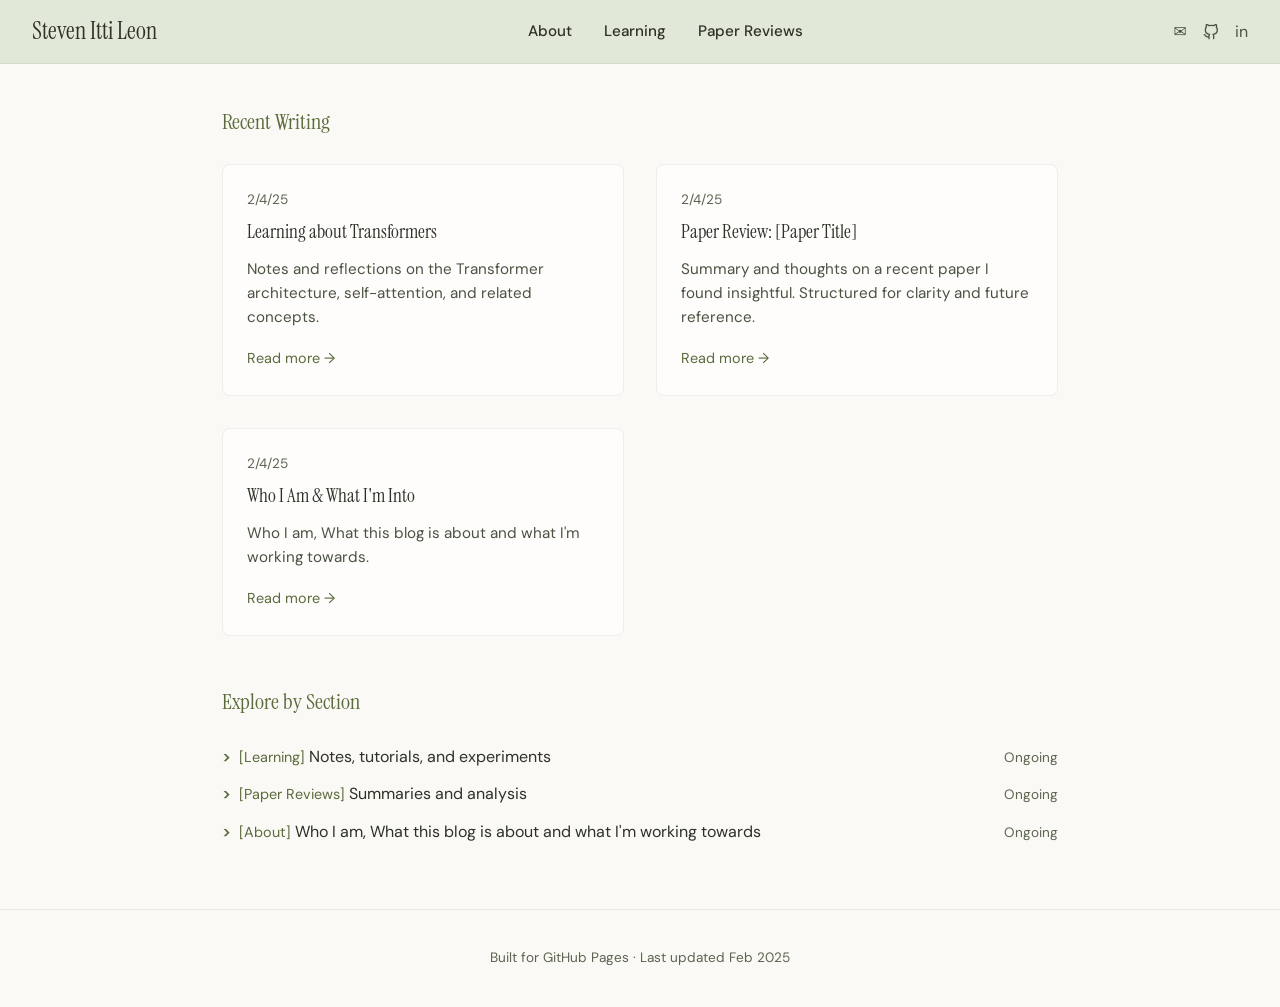
<file: index.html>
<!DOCTYPE html>
<html lang="en">
<head>
    <meta charset="UTF-8">
    <meta name="viewport" content="width=device-width, initial-scale=1.0">
    <title>Steven Itti Leon</title>
    <link rel="stylesheet" href="css/style.css">
    <link rel="preconnect" href="https://fonts.googleapis.com">
    <link rel="preconnect" href="https://fonts.gstatic.com" crossorigin>
    <link href="https://fonts.googleapis.com/css2?family=DM+Sans:ital,opsz,wght@0,9..40,400;0,9..40,500;0,9..40,600;0,9..40,700;1,9..40,400&family=Instrument+Serif:ital@0;1&display=swap" rel="stylesheet">
</head>
<body>
    <header class="site-header">
        <a href="index.html" class="site-title">Steven Itti Leon</a>   
        <nav class="main-nav">
            <a href="about/index.html">About</a>
            <a href="learning/index.html">Learning</a>
            <a href="paper-reviews/index.html">Paper Reviews</a>
        </nav>
        <div class="header-social">
            <a href="mailto:stevenittileon@gmail.com" aria-label="Email">✉</a>
            <a href="https://github.com/stevenittileon" aria-label="GitHub" class="github-icon-link">
                <svg stroke-linejoin="round" stroke-linecap="round" stroke-width="2" stroke="currentColor" fill="none" viewBox="0 0 24 24" class="github-icon"><path d="M9 19c-5 1.5-5-2.5-7-3m14 6v-3.87a3.37 3.37 0 0 0-.94-2.61c3.14-.35 6.44-1.54 6.44-7A5.44 5.44 0 0 0 20 4.77 5.07 5.07 0 0 0 19.91 1S18.73.65 16 2.48a13.38 13.38 0 0 0-7 0C6.27.65 5.09 1 5.09 1A5.07 5.07 0 0 0 5 4.77a5.44 5.44 0 0 0-1.5 3.78c0 5.42 3.3 6.61 6.44 7A3.37 3.37 0 0 0 9 18.13V22"></path></svg>
            </a>
            <a href="https://linkedin.com/in/steven-itti-leon/" aria-label="LinkedIn">in</a>
        </div>
    </header>

    <main class="main-content">
        <section class="posts-section">
            <h2 class="section-heading">Recent Writing</h2>
            
            <div class="posts-grid">
                <article class="post-card">
                    <span class="post-date">2/4/25</span>
                    <h3 class="post-title"><a href="learning/transformers.html">Learning about Transformers</a></h3>
                    <p class="post-excerpt">
                        Notes and reflections on the Transformer architecture, self-attention, and related concepts.
                    </p>
                    <a href="learning/transformers.html" class="read-more">Read more →</a>
                </article>

                <article class="post-card">
                    <span class="post-date">2/4/25</span>
                    <h3 class="post-title"><a href="paper-reviews/index.html">Paper Review: [Paper Title]</a></h3>
                    <p class="post-excerpt">
                        Summary and thoughts on a recent paper I found insightful. Structured for clarity and future reference.
                    </p>
                    <a href="paper-reviews/index.html" class="read-more">Read more →</a>
                </article>

                <article class="post-card">
                    <span class="post-date">2/4/25</span>
                    <h3 class="post-title"><a href="about/index.html">Who I Am & What I'm Into</a></h3>
                    <p class="post-excerpt">
                        Who I am, What this blog is about and what I'm working towards.
                    </p>
                    <a href="about/index.html" class="read-more">Read more →</a>
                </article>
            </div>
        </section>

        <section class="sections-overview">
            <h2 class="section-heading">Explore by Section</h2>
            <div class="sections-list">
                <div class="section-item">
                    <span class="section-bullet">&gt;</span>
                    <a href="learning/index.html"><span class="section-tag">[Learning]</span> Notes, tutorials, and experiments</a>
                    <span class="section-date">Ongoing</span>
                </div>
                <div class="section-item">
                    <span class="section-bullet">&gt;</span>
                    <a href="paper-reviews/index.html"><span class="section-tag">[Paper Reviews]</span> Summaries and analysis</a>
                    <span class="section-date">Ongoing</span>
                </div>
                <div class="section-item">
                    <span class="section-bullet">&gt;</span>
                    <a href="about/index.html"><span class="section-tag">[About]</span> Who I am, What this blog is about and what I'm working towards</a>
                    <span class="section-date">Ongoing</span>
                </div>
            </div>
        </section>
    </main>

    <footer class="site-footer">
        <p>Built for GitHub Pages · Last updated Feb 2025</p>
    </footer>
</body>
</html>
</file>
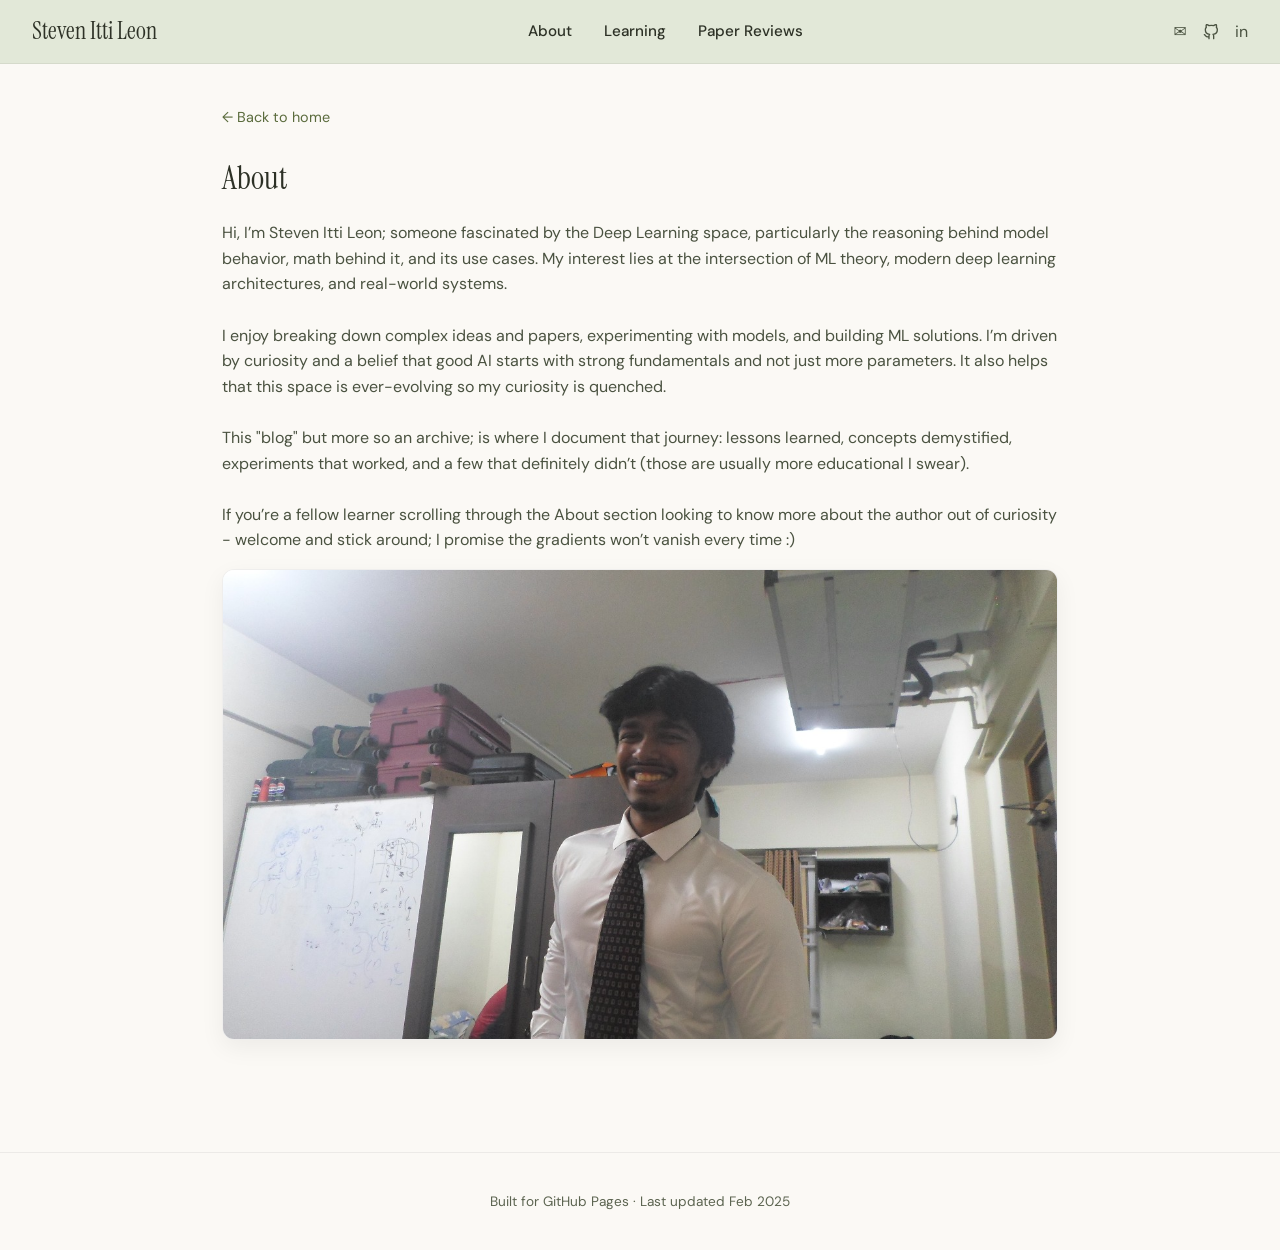
<file: about/index.html>
<!DOCTYPE html>
<html lang="en">
<head>
    <meta charset="UTF-8">
    <meta name="viewport" content="width=device-width, initial-scale=1.0">
    <title>About</title>
    <link rel="stylesheet" href="../css/style.css">
    <link rel="preconnect" href="https://fonts.googleapis.com">
    <link rel="preconnect" href="https://fonts.gstatic.com" crossorigin>
    <link href="https://fonts.googleapis.com/css2?family=DM+Sans:ital,opsz,wght@0,9..40,400;0,9..40,500;0,9..40,600;0,9..40,700;1,9..40,400&family=Instrument+Serif:ital@0;1&display=swap" rel="stylesheet">
</head>
<body>
    <header class="site-header">
        <a href="../index.html" class="site-title">Steven Itti Leon</a>   
        <nav class="main-nav">
            <a href="../about/index.html">About</a>
            <a href="../learning/index.html">Learning</a>
            <a href="../paper-reviews/index.html">Paper Reviews</a>
        </nav>
        <div class="header-social">
            <a href="mailto:stevenittileon@gmail.com" aria-label="Email">✉</a>
            <a href="https://github.com/stevenittileon" aria-label="GitHub" class="github-icon-link">
                <svg stroke-linejoin="round" stroke-linecap="round" stroke-width="2" stroke="currentColor" fill="none" viewBox="0 0 24 24" class="github-icon"><path d="M9 19c-5 1.5-5-2.5-7-3m14 6v-3.87a3.37 3.37 0 0 0-.94-2.61c3.14-.35 6.44-1.54 6.44-7A5.44 5.44 0 0 0 20 4.77 5.07 5.07 0 0 0 19.91 1S18.73.65 16 2.48a13.38 13.38 0 0 0-7 0C6.27.65 5.09 1 5.09 1A5.07 5.07 0 0 0 5 4.77a5.44 5.44 0 0 0-1.5 3.78c0 5.42 3.3 6.61 6.44 7A3.37 3.37 0 0 0 9 18.13V22"></path></svg>
            </a>
            <a href="https://linkedin.com/in/steven-itti-leon/" aria-label="LinkedIn">in</a>
        </div>
    </header>

    <main class="main-content">
        <a href="../index.html" class="back-link">← Back to home</a>
        <article class="page-content">
            <h1>About</h1>
            <p>
                Hi, I’m Steven Itti Leon; someone fascinated by the Deep Learning space, particularly the 
                reasoning behind model behavior, math behind it, and its use cases. 
                My interest lies at the intersection of ML theory, modern deep learning architectures, and real-world systems.<br><br>

                I enjoy breaking down complex ideas and papers, experimenting with models, and building ML 
                solutions. I’m driven by curiosity and a belief that good AI starts with strong fundamentals
                and not just more parameters. It also helps that this space is ever-evolving so my curiosity is quenched.<br><br>

                This "blog" but more so an archive; is where I document that journey: 
                lessons learned, concepts demystified, experiments that worked, and a few that definitely didn’t 
                (those are usually more educational I swear). 
                <br><br>
                If you’re a fellow learner scrolling through the About section looking to know more about the author out of curiosity - welcome and stick around; I promise the gradients won’t vanish every time :)
            </p>
            <img src="..\just random images\about_image.jpeg" alt=" This me :)" title=" This me :)" class="main-image center">

        </article>
    </main>

    <footer class="site-footer">
        <p>Built for GitHub Pages · Last updated Feb 2025</p>
    </footer>
</body>
</html>
</file>
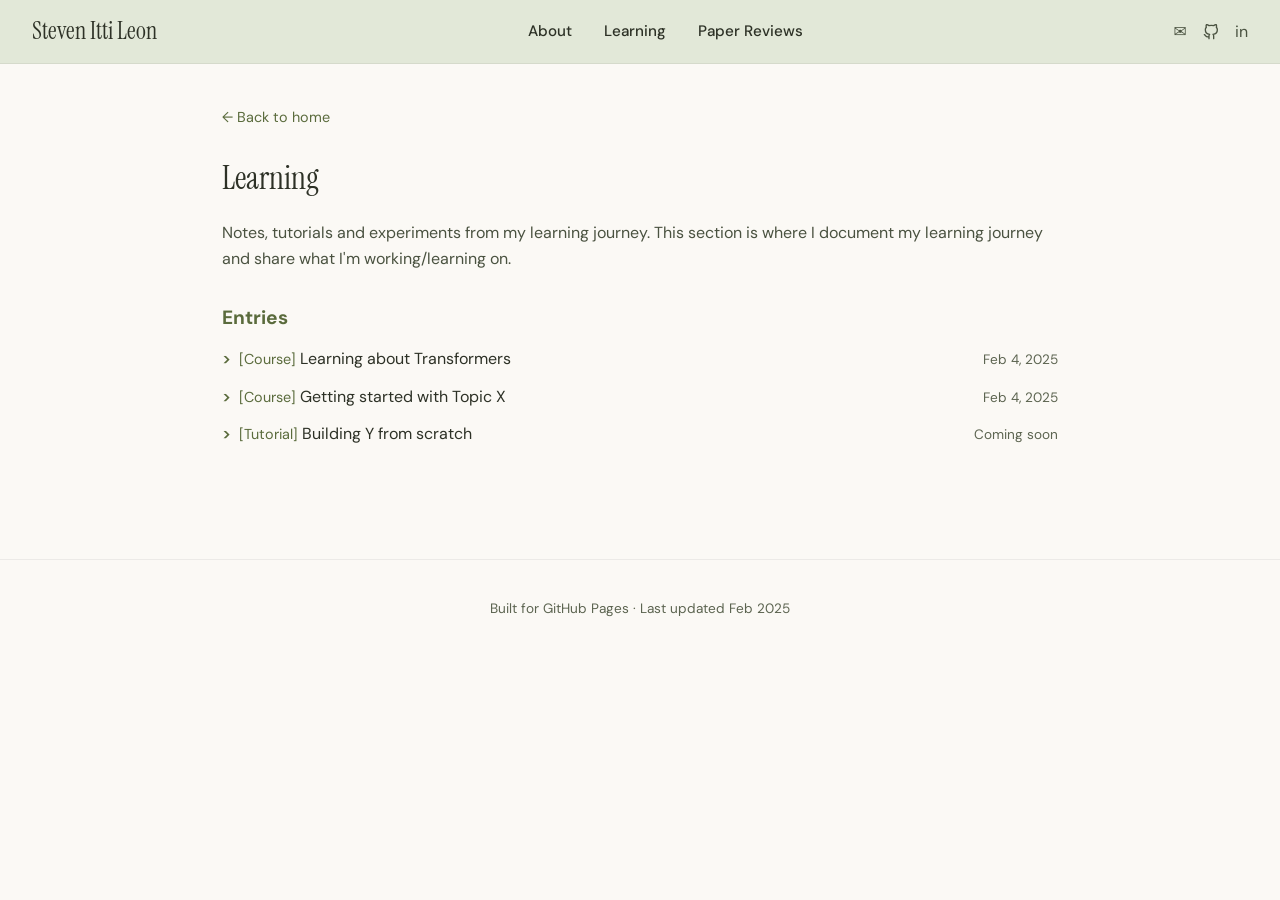
<file: learning/index.html>
<!DOCTYPE html>
<html lang="en">
<head>
    <meta charset="UTF-8">
    <meta name="viewport" content="width=device-width, initial-scale=1.0">
    <title>Learning</title>
    <link rel="stylesheet" href="../css/style.css">
    <link rel="preconnect" href="https://fonts.googleapis.com">
    <link rel="preconnect" href="https://fonts.gstatic.com" crossorigin>
    <link href="https://fonts.googleapis.com/css2?family=DM+Sans:ital,opsz,wght@0,9..40,400;0,9..40,500;0,9..40,600;0,9..40,700;1,9..40,400&family=Instrument+Serif:ital@0;1&display=swap" rel="stylesheet">
</head>
<body>
    <header class="site-header">
        <a href="../index.html" class="site-title">Steven Itti Leon</a>   
        <nav class="main-nav">
            <a href="../about/index.html">About</a>
            <a href="../learning/index.html">Learning</a>
            <a href="../paper-reviews/index.html">Paper Reviews</a>
        </nav>
        <div class="header-social">
            <a href="mailto:stevenittileon@gmail.com" aria-label="Email">✉</a>
            <a href="https://github.com/stevenittileon" aria-label="GitHub" class="github-icon-link">
                <svg stroke-linejoin="round" stroke-linecap="round" stroke-width="2" stroke="currentColor" fill="none" viewBox="0 0 24 24" class="github-icon"><path d="M9 19c-5 1.5-5-2.5-7-3m14 6v-3.87a3.37 3.37 0 0 0-.94-2.61c3.14-.35 6.44-1.54 6.44-7A5.44 5.44 0 0 0 20 4.77 5.07 5.07 0 0 0 19.91 1S18.73.65 16 2.48a13.38 13.38 0 0 0-7 0C6.27.65 5.09 1 5.09 1A5.07 5.07 0 0 0 5 4.77a5.44 5.44 0 0 0-1.5 3.78c0 5.42 3.3 6.61 6.44 7A3.37 3.37 0 0 0 9 18.13V22"></path></svg>
            </a>
            <a href="https://linkedin.com/in/steven-itti-leon/" aria-label="LinkedIn">in</a>
        </div>
    </header>

    <main class="main-content">
        <a href="../index.html" class="back-link">← Back to home</a>
        <article class="page-content">
            <h1>Learning</h1>
            <p>
                Notes, tutorials and experiments from my learning journey. 
                This section is where I document my learning journey and share what I'm working/learning on.
            </p>
            
            <h2>Entries</h2>
            <div class="sections-list">
                <div class="section-item">
                    <span class="section-bullet">&gt;</span>
                    <a href="transformers.html"><span class="section-tag">[Course]</span> Learning about Transformers</a>
                    <span class="section-date">Feb 4, 2025</span>
                </div>
                <div class="section-item">
                    <span class="section-bullet">&gt;</span>
                    <a href="#"><span class="section-tag">[Course]</span> Getting started with Topic X</a>
                    <span class="section-date">Feb 4, 2025</span>
                </div>
                <div class="section-item">
                    <span class="section-bullet">&gt;</span>
                    <a href="#"><span class="section-tag">[Tutorial]</span> Building Y from scratch</a>
                    <span class="section-date">Coming soon</span>
                </div>
            </div>
        </article>
    </main>

    <footer class="site-footer">
        <p>Built for GitHub Pages · Last updated Feb 2025</p>
    </footer>
</body>
</html>
</file>
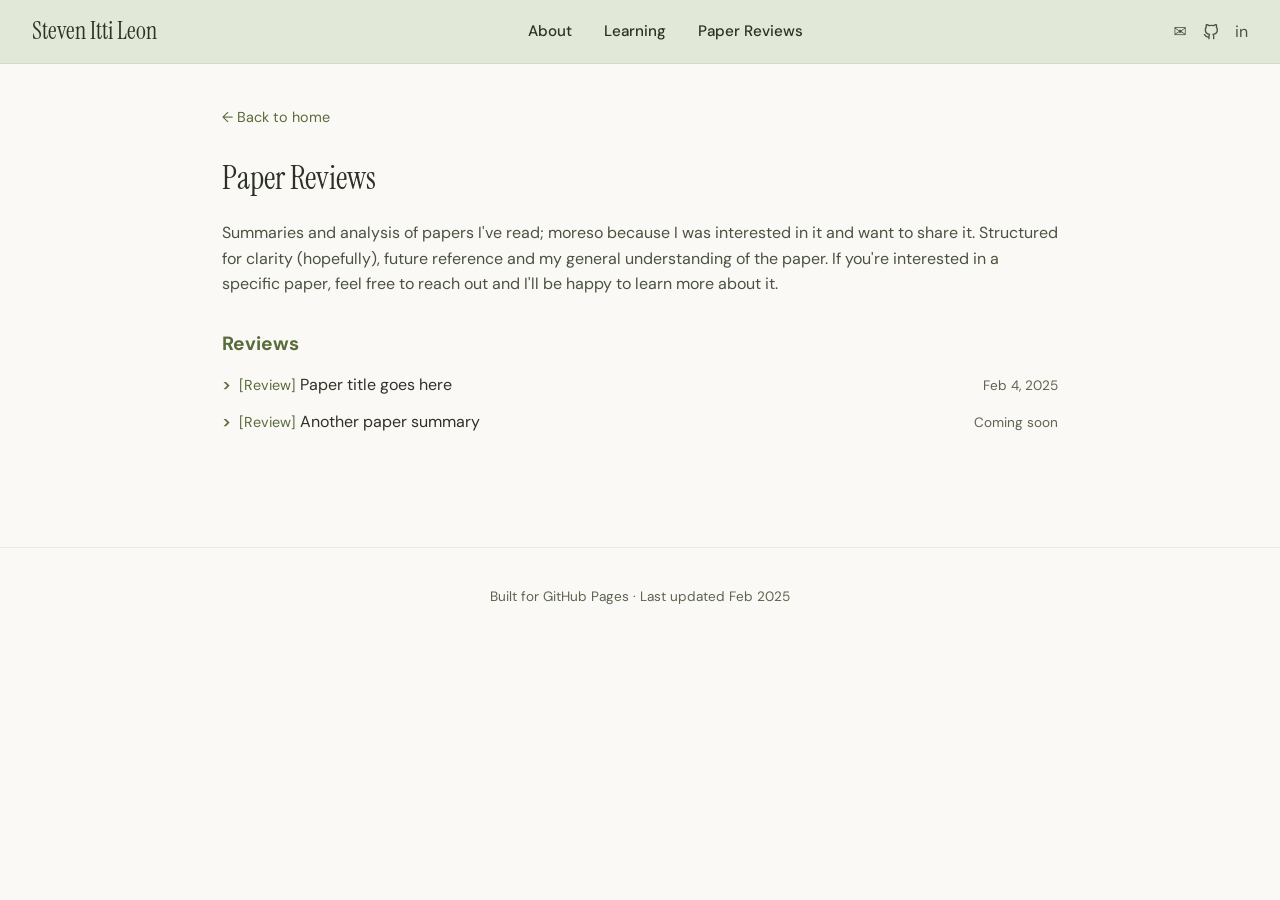
<file: paper-reviews/index.html>
<!DOCTYPE html>
<html lang="en">
<head>
    <meta charset="UTF-8">
    <meta name="viewport" content="width=device-width, initial-scale=1.0">
    <title>Paper Reviews</title>
    <link rel="stylesheet" href="../css/style.css">
    <link rel="preconnect" href="https://fonts.googleapis.com">
    <link rel="preconnect" href="https://fonts.gstatic.com" crossorigin>
    <link href="https://fonts.googleapis.com/css2?family=DM+Sans:ital,opsz,wght@0,9..40,400;0,9..40,500;0,9..40,600;0,9..40,700;1,9..40,400&family=Instrument+Serif:ital@0;1&display=swap" rel="stylesheet">
</head>
<body>
    <header class="site-header">
        <a href="../index.html" class="site-title">Steven Itti Leon</a>   
        <nav class="main-nav">
            <a href="../about/index.html">About</a>
            <a href="../learning/index.html">Learning</a>
            <a href="../paper-reviews/index.html">Paper Reviews</a>
        </nav>
        <div class="header-social">
            <a href="mailto:stevenittileon@gmail.com" aria-label="Email">✉</a>
            <a href="https://github.com/stevenittileon" aria-label="GitHub" class="github-icon-link">
                <svg stroke-linejoin="round" stroke-linecap="round" stroke-width="2" stroke="currentColor" fill="none" viewBox="0 0 24 24" class="github-icon"><path d="M9 19c-5 1.5-5-2.5-7-3m14 6v-3.87a3.37 3.37 0 0 0-.94-2.61c3.14-.35 6.44-1.54 6.44-7A5.44 5.44 0 0 0 20 4.77 5.07 5.07 0 0 0 19.91 1S18.73.65 16 2.48a13.38 13.38 0 0 0-7 0C6.27.65 5.09 1 5.09 1A5.07 5.07 0 0 0 5 4.77a5.44 5.44 0 0 0-1.5 3.78c0 5.42 3.3 6.61 6.44 7A3.37 3.37 0 0 0 9 18.13V22"></path></svg>
            </a>
            <a href="https://linkedin.com/in/steven-itti-leon/" aria-label="LinkedIn">in</a>
        </div>
    </header>

    <main class="main-content">
        <a href="../index.html" class="back-link">← Back to home</a>
        <article class="page-content">
            <h1>Paper Reviews</h1>
            <p>
                Summaries and analysis of papers I've read; moreso because I was interested in it and want to share it. 
                Structured for clarity (hopefully), future reference and my general understanding of the paper. 
                If you're interested in a specific paper, feel free to reach out and I'll be happy to learn more about it.
            </p>
            
            <h2>Reviews</h2>
            <div class="sections-list">
                <div class="section-item">
                    <span class="section-bullet">&gt;</span>
                    <a href="#"><span class="section-tag">[Review]</span> Paper title goes here</a>
                    <span class="section-date">Feb 4, 2025</span>
                </div>
                <div class="section-item">
                    <span class="section-bullet">&gt;</span>
                    <a href="#"><span class="section-tag">[Review]</span> Another paper summary</a>
                    <span class="section-date">Coming soon</span>
                </div>
            </div>
        </article>
    </main>

    <footer class="site-footer">
        <p>Built for GitHub Pages · Last updated Feb 2025</p>
    </footer>
</body>
</html>
</file>
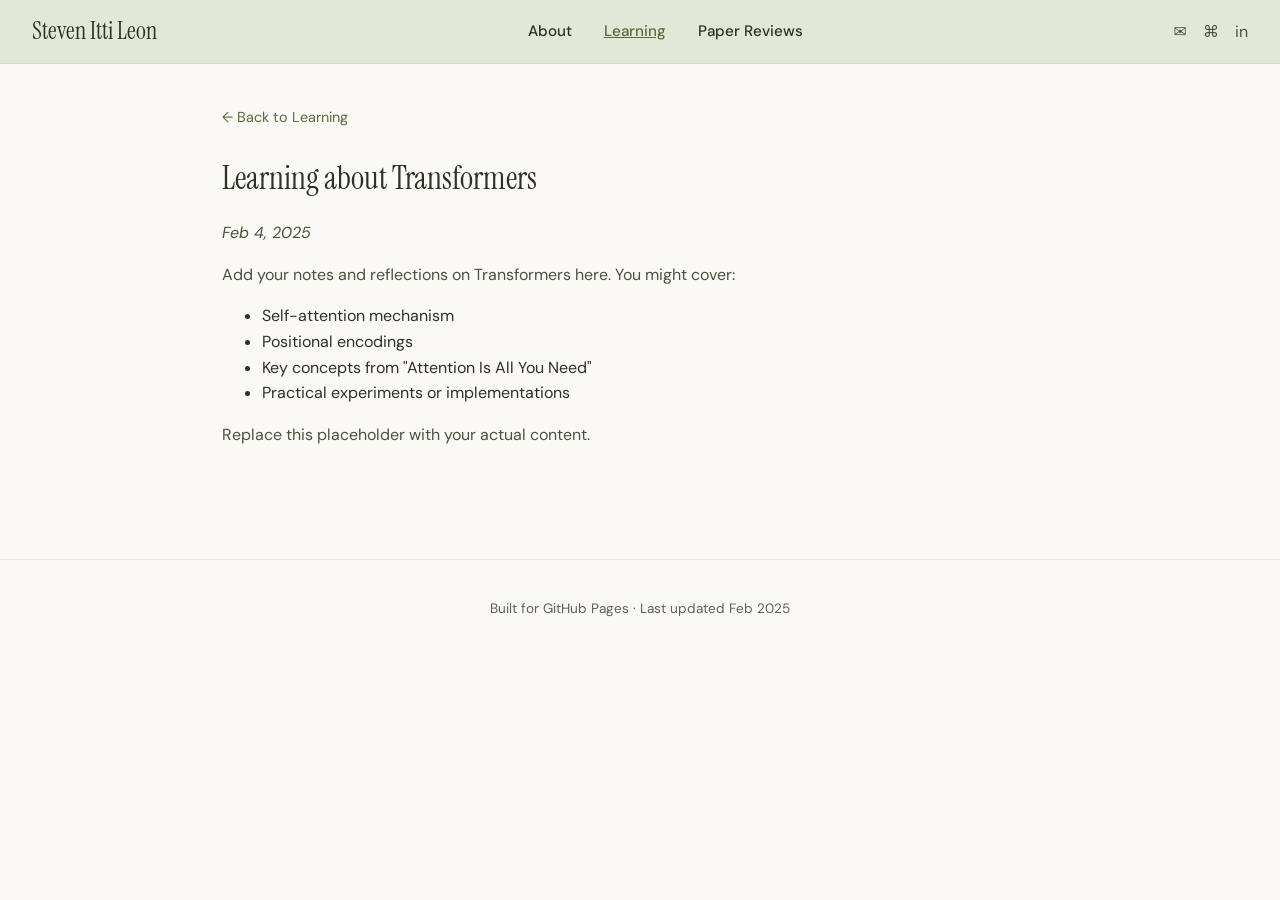
<file: learning/transformers.html>
<!DOCTYPE html>
<html lang="en">
<head>
    <meta charset="UTF-8">
    <meta name="viewport" content="width=device-width, initial-scale=1.0">
    <title>Learning about Transformers</title>
    <link rel="stylesheet" href="../css/style.css">
    <link rel="preconnect" href="https://fonts.googleapis.com">
    <link rel="preconnect" href="https://fonts.gstatic.com" crossorigin>
    <link href="https://fonts.googleapis.com/css2?family=DM+Sans:ital,opsz,wght@0,9..40,400;0,9..40,500;0,9..40,600;0,9..40,700;1,9..40,400&family=Instrument+Serif:ital@0;1&display=swap" rel="stylesheet">
</head>
<body>
    <header class="site-header">
        <a href="../index.html" class="site-title">Steven Itti Leon</a>
        <nav class="main-nav">
            <a href="../about/index.html">About</a>
            <a href="../learning/index.html" class="active">Learning</a>
            <a href="../paper-reviews/index.html">Paper Reviews</a>
        </nav>
        <div class="header-social">
            <a href="mailto:stevenittileon@gmail.com" aria-label="Email">✉</a>
            <a href="https://github.com/StevenIttiLeon" aria-label="GitHub">⌘</a>
            <a href="https://www.linkedin.com/in/steven-itti-leon/" aria-label="LinkedIn">in</a>
        </div>
    </header>

    <main class="main-content">
        <a href="index.html" class="back-link">← Back to Learning</a>
        <article class="page-content">
            <h1>Learning about Transformers</h1>
            <p><em>Feb 4, 2025</em></p>
            
            <p>
                Add your notes and reflections on Transformers here. You might cover:
            </p>
            <ul>
                <li>Self-attention mechanism</li>
                <li>Positional encodings</li>
                <li>Key concepts from "Attention Is All You Need"</li>
                <li>Practical experiments or implementations</li>
            </ul>
            <p>
                Replace this placeholder with your actual content.
            </p>
        </article>
    </main>

    <footer class="site-footer">
        <p>Built for GitHub Pages · Last updated Feb 2025</p>
    </footer>
</body>
</html>
</file>
<file: css/style.css>
:root {
    /* Colors — wheat & olive palette */
    --bg-main: #fbf9f5;
    --bg-header: #e2e8d8;
    --text-primary: #2d3126;
    --text-secondary: #4a5240;
    --text-muted: #5c6450;
    --accent-blue: #5a6b3c;
    --accent-green: #6a7b4c;
    --link-color: #5a6b3c;
    --link-hover: #4a5a30;
    --card-bg: rgba(255, 255, 255, 0.65);
    --border-color: rgba(0, 0, 0, 0.06);
    
    /* Typography */
    --font-sans: 'DM Sans', system-ui, sans-serif;
    --font-serif: 'Instrument Serif', Georgia, serif;
    
    /* Spacing */
    --header-height: 64px;
    --content-max: 900px;
    --grid-gap: 2rem;
}

*, *::before, *::after {
    box-sizing: border-box;
}

html {
    font-size: 16px;
    scroll-behavior: smooth;
}

body {
    margin: 0;
    font-family: var(--font-sans);
    font-weight: 400;
    line-height: 1.6;
    color: var(--text-primary);
    background-color: var(--bg-main);
    min-height: 100vh;
    position: relative;
    overflow-x: hidden;
}

/* Header — Neel Nanda style */
.site-header {
    position: sticky;
    top: 0;
    z-index: 100;
    display: flex;
    align-items: center;
    justify-content: space-between;
    padding: 0 2rem;
    height: var(--header-height);
    background: var(--bg-header);
    border-bottom: 1px solid var(--border-color);
}

.site-title {
    font-family: var(--font-serif);
    font-size: 1.5rem;
    font-weight: 400;
    color: var(--text-primary);
    text-decoration: none;
}

.site-title:hover {
    color: var(--link-hover);
}

.main-nav {
    display: flex;
    gap: 2rem;
}

.main-nav a {
    color: var(--text-primary);
    text-decoration: none;
    font-size: 0.95rem;
    font-weight: 500;
}

.main-nav a:hover,
.main-nav a.active {
    color: var(--link-color);
    text-decoration: underline;
}

.header-social {
    display: flex;
    gap: 1rem;
    font-size: 1rem;
}

.header-social a {
    color: var(--text-secondary);
    text-decoration: none;
}

.header-social a:hover {
    color: var(--link-color);
}

/* GitHub icon */
.github-icon-link {
    display: inline-flex;
    align-items: center;
    justify-content: center;
    color: var(--text-secondary);
}

.github-icon {
    width: 1rem;
    height: 1rem;
}

/* Main content */
.main-content {
    position: relative;
    z-index: 1;
    max-width: var(--content-max);
    margin: 0 auto;
    padding: 2.5rem 2rem 4rem;
}

/* Intro section — Jyo Pari style */
.intro-section {
    margin-bottom: 3rem;
}

.intro-text {
    font-size: 1.1rem;
    color: var(--text-secondary);
    max-width: 36em;
    margin: 0 0 0.5rem;
}

.intro-contact {
    font-size: 0.9rem;
    color: var(--text-muted);
}

.intro-contact a {
    color: var(--link-color);
    text-decoration: none;
}

/* Section headings */
.section-heading {
    font-family: var(--font-serif);
    font-size: 1.4rem;
    font-weight: 400;
    color: var(--accent-blue);
    margin: 0 0 1.5rem;
}

/* Posts grid — Neel Nanda 3-column style */
.posts-section {
    margin-bottom: 3rem;
}

.posts-grid {
    display: grid;
    grid-template-columns: repeat(auto-fit, minmax(260px, 1fr));
    gap: var(--grid-gap);
}

.post-card {
    background: var(--card-bg);
    padding: 1.5rem;
    border-radius: 8px;
    border: 1px solid var(--border-color);
}

.post-date {
    display: block;
    font-size: 0.85rem;
    color: var(--text-muted);
    margin-bottom: 0.5rem;
}

.post-title {
    font-family: var(--font-serif);
    font-size: 1.2rem;
    font-weight: 400;
    line-height: 1.35;
    margin: 0 0 0.75rem;
}

.post-title a {
    color: var(--text-primary);
    text-decoration: none;
}

.post-title a:hover {
    color: var(--link-color);
}

.post-excerpt {
    font-size: 0.95rem;
    color: var(--text-secondary);
    margin: 0 0 1rem;
}

.read-more {
    font-size: 0.9rem;
    color: var(--link-color);
    text-decoration: none;
}

.read-more:hover {
    text-decoration: underline;
}

/* Sections list — Jyo Pari style */
.sections-overview {
    margin-top: 3rem;
}

.sections-list {
    display: flex;
    flex-direction: column;
    gap: 0.75rem;
}

.section-item {
    display: flex;
    align-items: baseline;
    gap: 0.5rem;
    flex-wrap: wrap;
}

.section-bullet {
    color: var(--accent-blue);
    font-weight: 600;
}

.section-item a {
    color: var(--text-primary);
    text-decoration: none;
    flex: 1;
    min-width: 0;
}

.section-item a:hover {
    color: var(--link-color);
}

.section-tag {
    color: var(--accent-blue);
    font-size: 0.9rem;
}

.section-date {
    font-size: 0.85rem;
    color: var(--text-muted);
}

/* Footer */
.site-footer {
    text-align: center;
    padding: 1.5rem 2rem;
    font-size: 0.85rem;
    color: var(--text-muted);
    border-top: 1px solid var(--border-color);
}

/* Page layout for section pages */
.page-content {
    margin-bottom: 3rem;
}

.page-content h1 {
    font-family: var(--font-serif);
    font-size: 2rem;
    font-weight: 400;
    margin: 0 0 1rem;
}

.page-content h2 {
    font-size: 1.2rem;
    color: var(--accent-blue);
    margin: 2rem 0 0.75rem;
}

.page-content p {
    color: var(--text-secondary);
}

/* Breadcrumb / back link */
.back-link {
    display: inline-block;
    margin-bottom: 1.5rem;
    font-size: 0.9rem;
    color: var(--link-color);
    text-decoration: none;
}

.back-link:hover {
    text-decoration: underline;
}

/* Responsive */
@media (max-width: 700px) {
    .site-header {
        flex-wrap: wrap;
        padding: 1rem;
        height: auto;
        min-height: var(--header-height);
    }
    
    .main-nav {
        order: 3;
        width: 100%;
        margin-top: 0.5rem;
        gap: 1.25rem;
    }
    
    .posts-grid {
        grid-template-columns: 1fr;
    }
}


/* Main content image */
.main-image {
    display: block;
    max-width: 840px;        
    width: 100%;
    height: auto;
    margin: 0 0 2rem 0;    
    border-radius: 12px;
    background: var(--card-bg);
    border: 1px solid var(--border-color);
    box-shadow: 0 8px 24px rgba(0, 0, 0, 0.06);
}

/* Optional centered variant */
.main-image.center {
    margin-left: auto;
    margin-right: auto;
}

/* Slight hover polish (very subtle) */
.main-image:hover {
    transform: translateY(-2px);
    box-shadow: 0 10px 28px rgba(0, 0, 0, 0.08);
}
</file>
